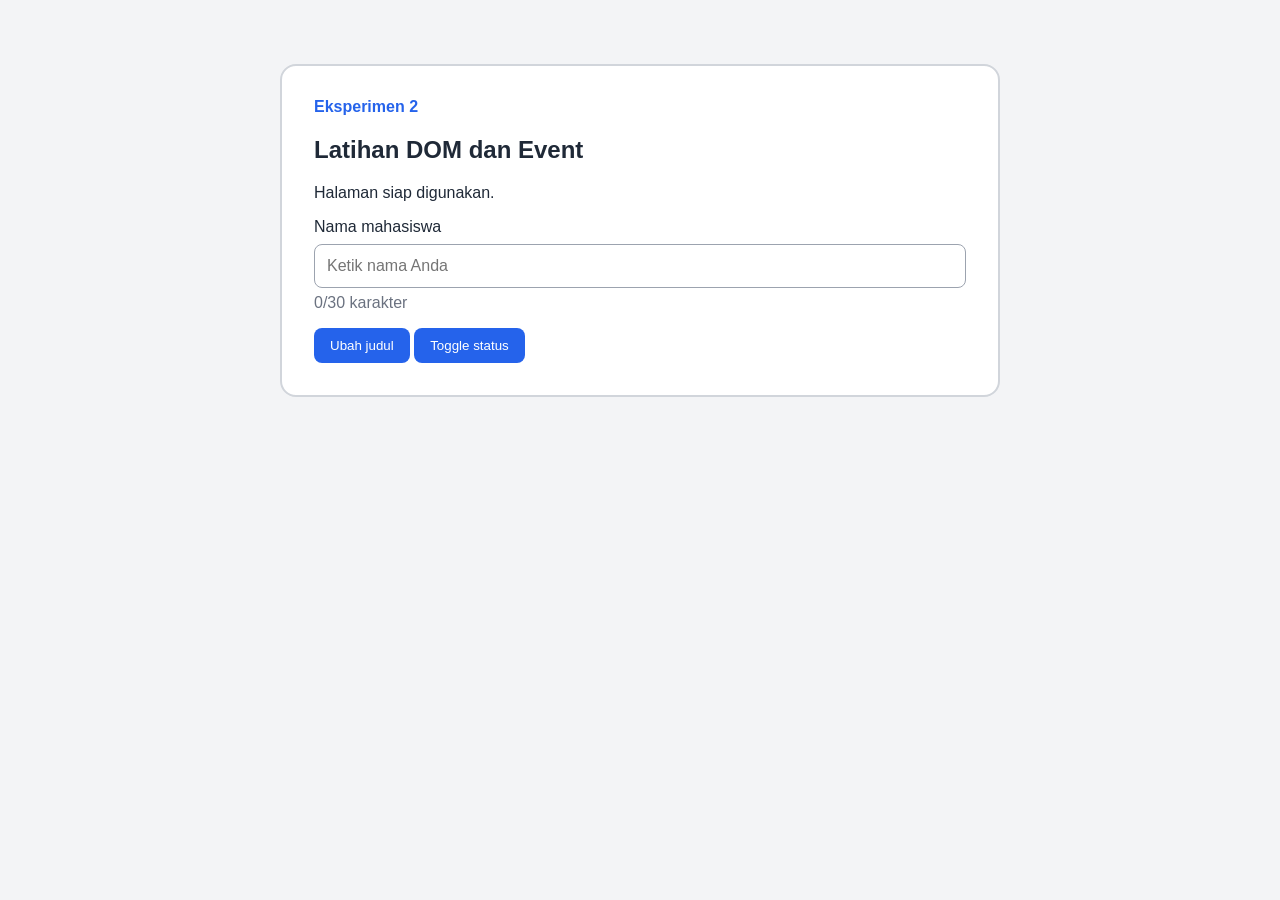
<file: eksperimen-2-dom-event/index.html>
<!doctype html>
<html lang="id">
<head>
 <meta charset="utf-8">
 <meta name="viewport"
 content="width=device-width, initial-scale=1">
 <title>Eksperimen DOM dan Event</title>
 <link rel="stylesheet" href="css/style.css">
</head>
<body>
 <main class="container">
 <section class="praktikum-card"
 aria-labelledby="judul-utama">
 <p class="label">Eksperimen 2</p>
 <h1 id="judul-utama">Latihan DOM dan Event</h1>
 <p id="status-pesan" aria-live="polite">
 Halaman siap digunakan.
 </p>
 <label for="nama">Nama mahasiswa</label>
 <input id="nama" name="nama" type="text"
 maxlength="30"
 placeholder="Ketik nama Anda">
 <p class="counter">
 <span id="jumlah-karakter">0</span>/30 karakter
 </p>
 <div class="actions">
 <button id="ubah-judul" type="button">
 Ubah judul
 </button>
 <button id="toggle-status" type="button"
 aria-pressed="false">
 Toggle status
 </button>
 </div>
 </section>
 </main>
 <script src="js/app.js" defer></script>
</body>
</html>
</file>
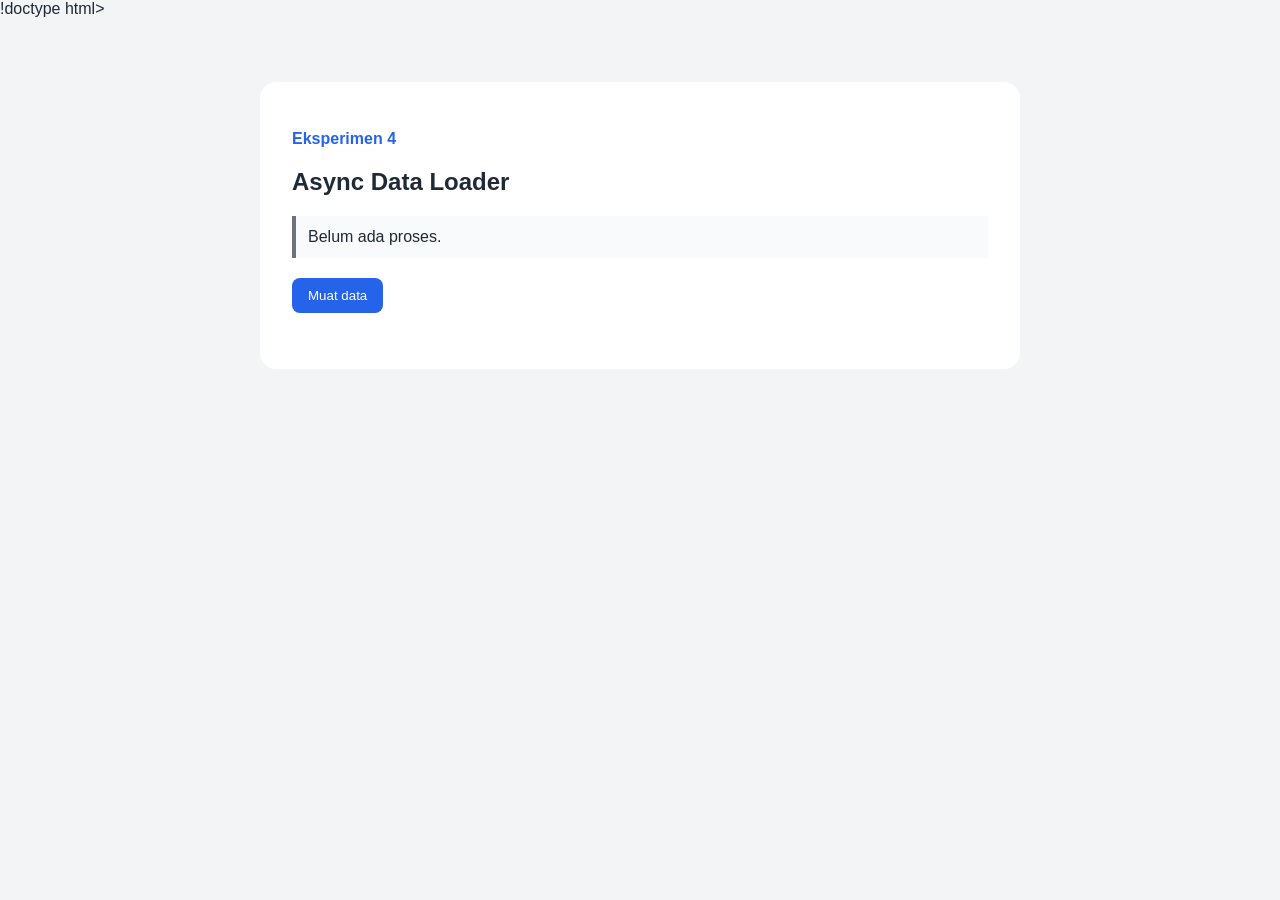
<file: eksperimen-3-async/index.html>
!doctype html> 
<html lang="id"> 
<head> 
  <meta charset="utf-8"> 
  <meta name="viewport" 
        content="width=device-width, initial-scale=1"> 
  <title>Eksperimen Asynchronous JavaScript</title> 
  <link rel="stylesheet" href="css/style.css"> 
</head> 
<body> 
  <main class="container"> 
    <section class="praktikum-card" 
             aria-labelledby="judul-utama"> 
      <p class="label">Eksperimen 4</p> 
      <h1 id="judul-utama">Async Data Loader</h1> 
      <p id="status" class="status" data-state="idle" 
         role="status" aria-live="polite"> 
        Belum ada proses. 
      </p> 
  
      <button id="muat-data" type="button"> 
        Muat data 
      </button> 
  
      <section id="daftar-fitur" class="grid" 
               aria-label="Daftar fitur"></section> 
    </section> 
  </main> 
  
  <script src="js/app.js" defer></script> 
</body> 
</html>
</file>
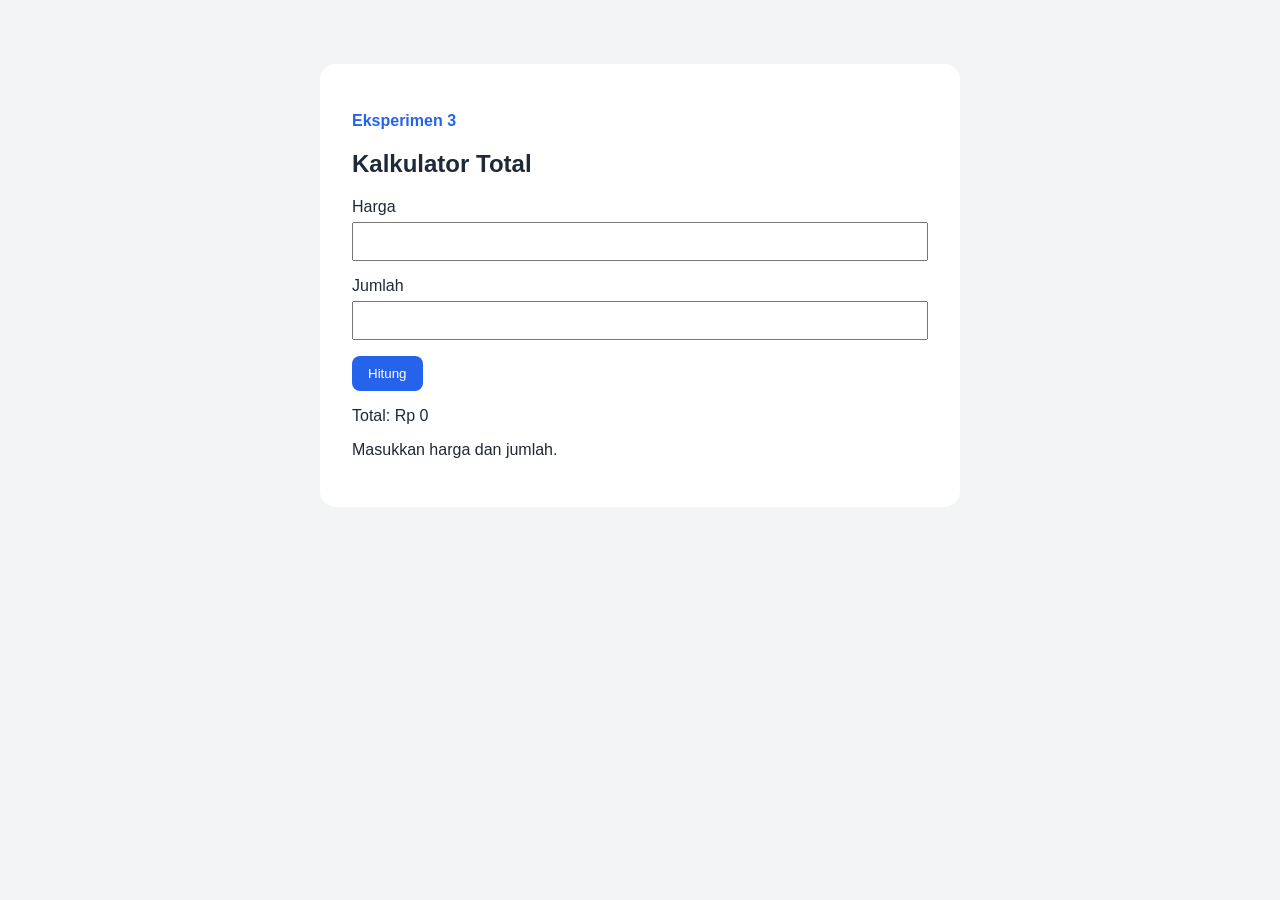
<file: eksperimen-4-debugging/index.html>
<!doctype html> 
<html lang="id"> 
<head> 
  <meta charset="utf-8"> 
  <meta name="viewport" 
        content="width=device-width, initial-scale=1"> 
  <title>Eksperimen Diagnosis Error</title> 
  <link rel="stylesheet" href="css/style.css"> 
</head> 
<body> 
  <main class="container"> 
    <section class="praktikum-card" 
             aria-labelledby="judul-utama"> 
      <p class="label">Eksperimen 3</p> 
      <h1 id="judul-utama">Kalkulator Total</h1> 
  
      <form id="form-hitung"> 
        <label for="harga">Harga</label> 
        <input id="harga" name="harga" type="number" 
               min="1" required> 
  
        <label for="jumlah">Jumlah</label> 
        <input id="jumlah" name="jumlah" type="number" 
               min="1" required> 
  
        <button id="hitung" type="submit">Hitung</button> 
      </form> 
  
      <p>Total: Rp <output id="hasil">0</output></p> 
      <p id="pesan" role="status" aria-live="polite"> 
        Masukkan harga dan jumlah. 
      </p> 
    </section> 
  </main> 
  
  <script src="js/app.js" defer></script> 
</body> 
</html>
</file>
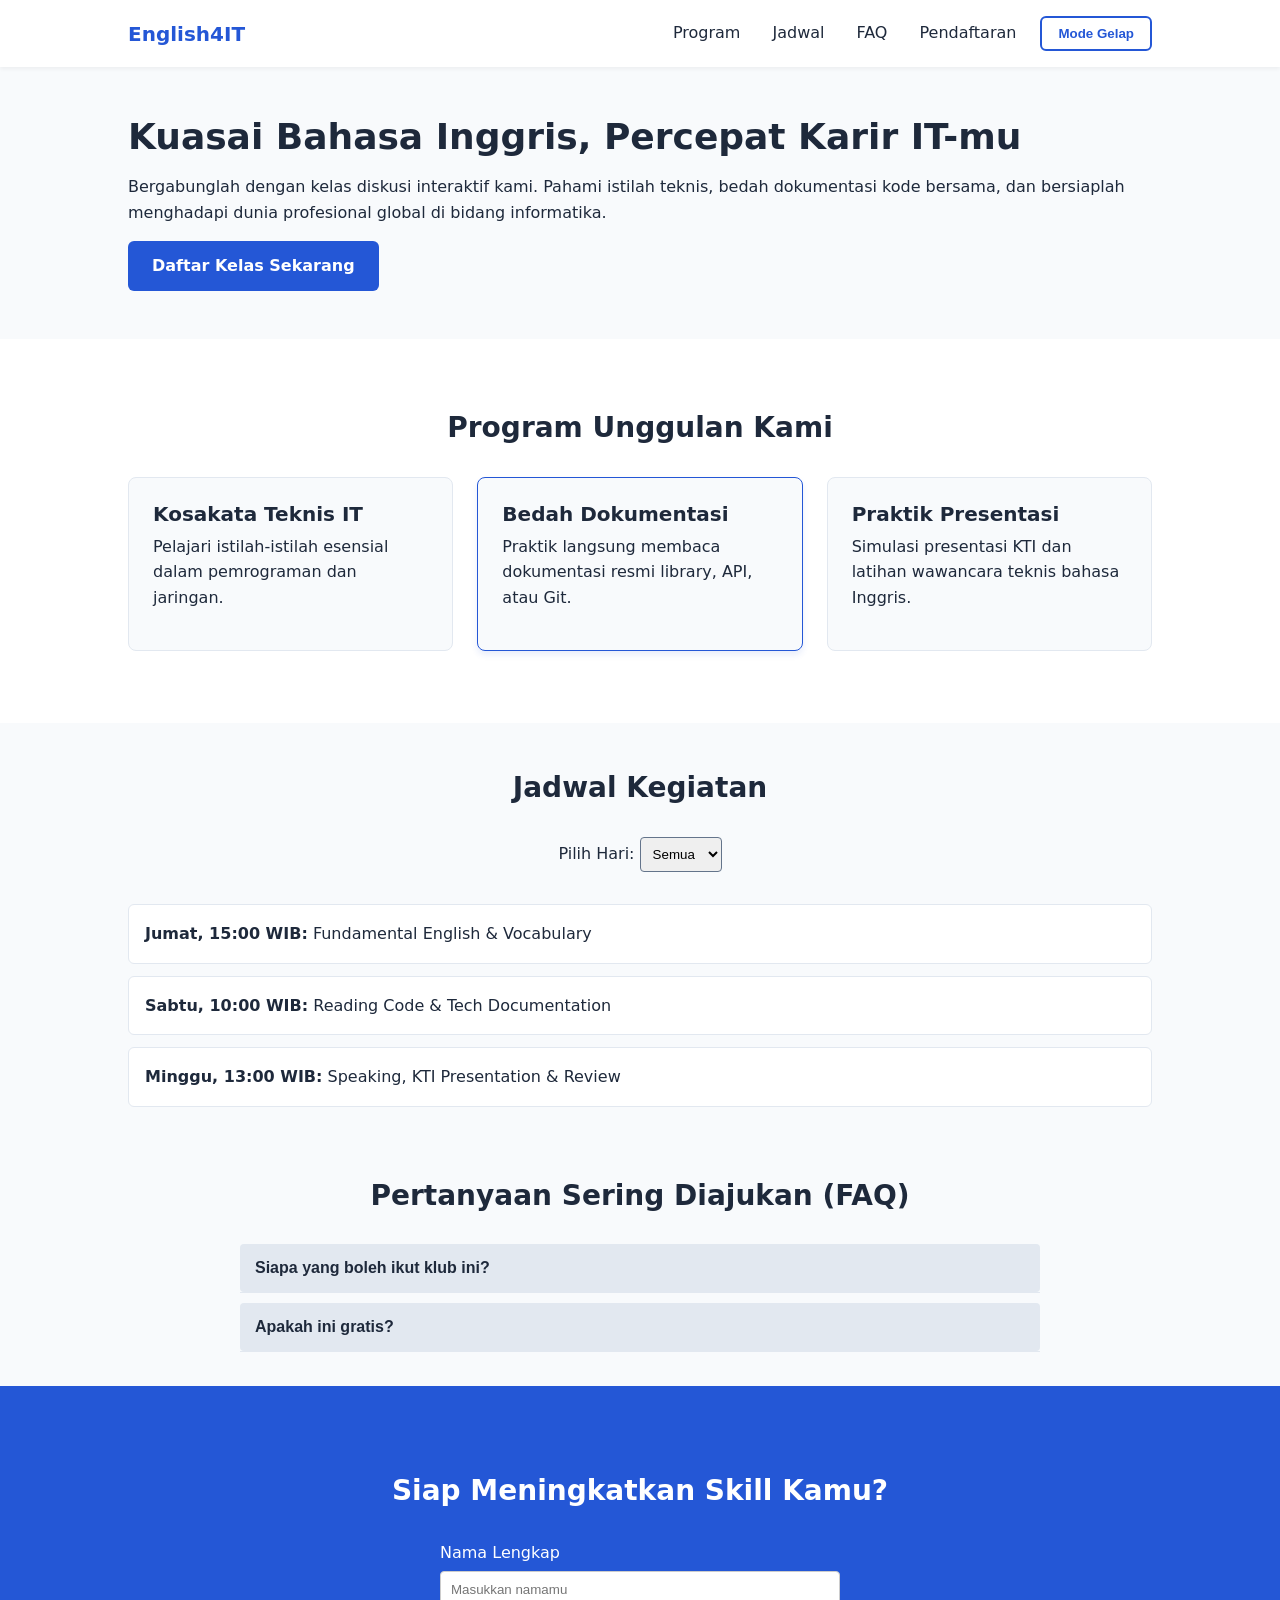
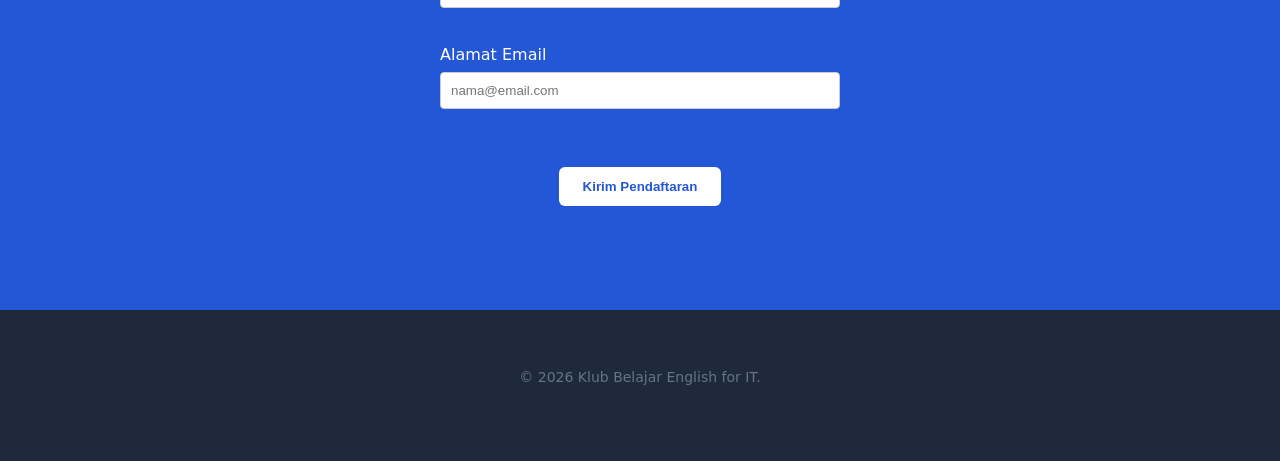
<file: MiniProject/index.html>
<!DOCTYPE html>
<html lang="id">
<head>
    <meta charset="UTF-8">
    <meta name="viewport" content="width=device-width, initial-scale=1.0">
    <title>Klub Belajar "English for IT"</title>
    <link rel="stylesheet" href="css/style.css">
    <script src="js/app.js" defer></script>
</head>
<body id="top">
    <!-- Header & Navigasi -->
    <header class="site-header">
        <div class="container nav-wrapper">
            <a href="#" class="brand">English4IT</a>
            <!-- Tombol Navigasi Mobile -->
            <button id="mobile-menu-btn" aria-expanded="false" aria-controls="main-nav">☰ Menu</button>
            <nav id="main-nav" aria-label="Navigasi Utama">
                <a href="#program" class="nav-link">Program</a>
                <a href="#jadwal" class="nav-link">Jadwal</a>
                <a href="#faq" class="nav-link">FAQ</a>
                <a href="#kontak" class="nav-link">Pendaftaran</a>
                <button id="toggle-tema" class="button-outline">Mode Gelap</button>
            </nav>
        </div>
    </header>

    <main>
        <section class="hero container">
            <div class="hero-content">
                <h1>Kuasai Bahasa Inggris, Percepat Karir IT-mu</h1>
                <p>Bergabunglah dengan kelas diskusi interaktif kami. Pahami istilah teknis, bedah dokumentasi kode bersama, dan bersiaplah menghadapi dunia profesional global di bidang informatika.</p>
                <a href="#kontak" class="button cta-button">Daftar Kelas Sekarang</a>
            </div>
        </section>

        <section id="program" class="program-section">
            <div class="container">
                <h2>Program Unggulan Kami</h2>
                <div class="card-list">
                    <article class="card">
                        <h3>Kosakata Teknis IT</h3>
                        <p>Pelajari istilah-istilah esensial dalam pemrograman dan jaringan.</p>
                    </article>
                    <article class="card featured-card">
                        <h3>Bedah Dokumentasi</h3>
                        <p>Praktik langsung membaca dokumentasi resmi library, API, atau Git.</p>
                    </article>
                    <article class="card">
                        <h3>Praktik Presentasi</h3>
                        <p>Simulasi presentasi KTI dan latihan wawancara teknis bahasa Inggris.</p>
                    </article>
                </div>
            </div>
        </section>

        <!-- Jadwal Section Dinamis & Filter -->
        <section id="jadwal" class="jadwal-section container">
            <h2>Jadwal Kegiatan</h2>
            <div class="filter-wrapper">
                <label for="filter-hari">Pilih Hari:</label>
                <select id="filter-hari">
                    <option value="Semua">Semua</option>
                    <option value="Jumat">Jumat</option>
                    <option value="Sabtu">Sabtu</option>
                    <option value="Minggu">Minggu</option>
                </select>
            </div>
            <p id="status-jadwal" role="status" aria-live="polite"></p>
            <ul id="schedule-container" class="schedule-list">
                <!-- Diisi oleh JS -->
            </ul>
        </section>

        <!-- FAQ Section Baru -->
        <section id="faq" class="container">
            <h2>Pertanyaan Sering Diajukan (FAQ)</h2>
            <div class="faq-accordion">
                <div class="faq-item">
                    <button class="faq-btn" aria-expanded="false">Siapa yang boleh ikut klub ini?</button>
                    <div class="faq-answer"><p>Semua mahasiswa aktif dari berbagai tingkat.</p></div>
                </div>
                <div class="faq-item">
                    <button class="faq-btn" aria-expanded="false">Apakah ini gratis?</button>
                    <div class="faq-answer"><p>Tentu saja! Program ini murni inisiatif kolaborasi antar mahasiswa IT.</p></div>
                </div>
            </div>
        </section>

        <!-- Form Pendaftaran Tervalidasi -->
        <section id="kontak" class="cta-bottom">
            <div class="container">
                <h2>Siap Meningkatkan Skill Kamu?</h2>
                <form id="form-daftar" novalidate>
                    <div class="form-group">
                        <label for="nama">Nama Lengkap</label>
                        <input type="text" id="nama" required placeholder="Masukkan namamu">
                        <small id="error-nama" class="error-msg"></small>
                    </div>
                    <div class="form-group">
                        <label for="email">Alamat Email</label>
                        <input type="email" id="email" required placeholder="nama@email.com">
                        <small id="error-email" class="error-msg"></small>
                    </div>
                    <button type="submit" class="button">Kirim Pendaftaran</button>
                    <p id="status-pendaftaran" class="success-msg" aria-live="polite"></p>
                </form>
            </div>
        </section>
    </main>

    <button id="btn-back-to-top" title="Kembali ke atas">⬆</button>

    <footer class="site-footer">
        <div class="container">
            <p>&copy; 2026 Klub Belajar English for IT.</p>
        </div>
    </footer>
</body>
</html>
</file>
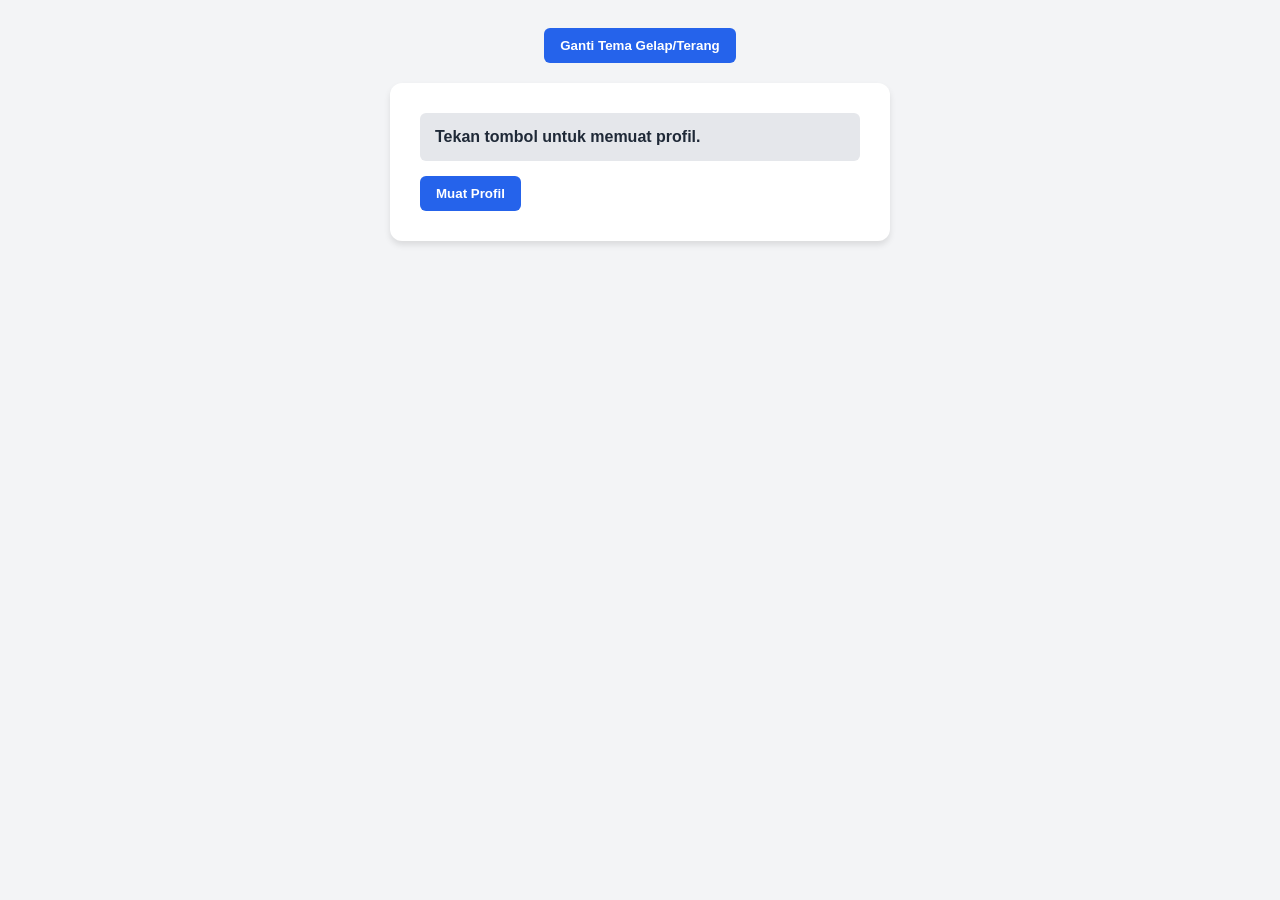
<file: Tugas Praktikum/homework-profileCard/index.html>
<!DOCTYPE html>
<html lang="id">
<head>
  <meta charset="UTF-8">
  <meta name="viewport" content="width=device-width, initial-scale=1.0">
  <title>Interactive Profile Card</title>
  <link rel="stylesheet" href="css/style.css">
  <script src="js/app.js" defer></script>
</head>
<body>
  
  <div class="actions-top">
    <button id="toggle-tema" type="button">Ganti Tema Gelap/Terang</button>
  </div>
  
  <main class="container">
    <section class="profile-card">
      <!-- Status UI (Loading, Error, dll) -->
      <div id="profile-status" data-state="idle" aria-live="polite">
        Tekan tombol untuk memuat profil.
      </div>
      
      <button id="btn-muat" type="button">Muat Profil</button>
      <button id="btn-coba-lagi" type="button" hidden>Coba Lagi</button>

      <!-- Konten Profil yang disembunyikan sampai sukses di-fetch -->
      <div id="profile-content" hidden>
        <header>
          <h1 id="nama-profil">Nama</h1>
          <p id="prodi-profil">Program Studi</p>
        </header>
        
        <button id="btn-detail" type="button" aria-expanded="false">Lihat Detail</button>
        <div id="detail-profil" hidden>
          <p id="deskripsi-profil">Deskripsi profil...</p>
        </div>

        <hr>

        <h2>Keterampilan</h2>
        <ul id="daftar-keterampilan" aria-live="polite"></ul>

        <form id="form-keterampilan" novalidate>
          <label for="input-keterampilan">Tambah Keterampilan</label>
          <input type="text" id="input-keterampilan" required placeholder="Masukkan nama keterampilan">
          <small id="error-keterampilan" class="error"></small>
          <button type="submit">Tambah Keterampilan</button>
        </form>
      </div>
    </section>
  </main>

</body>
</html>
</file>
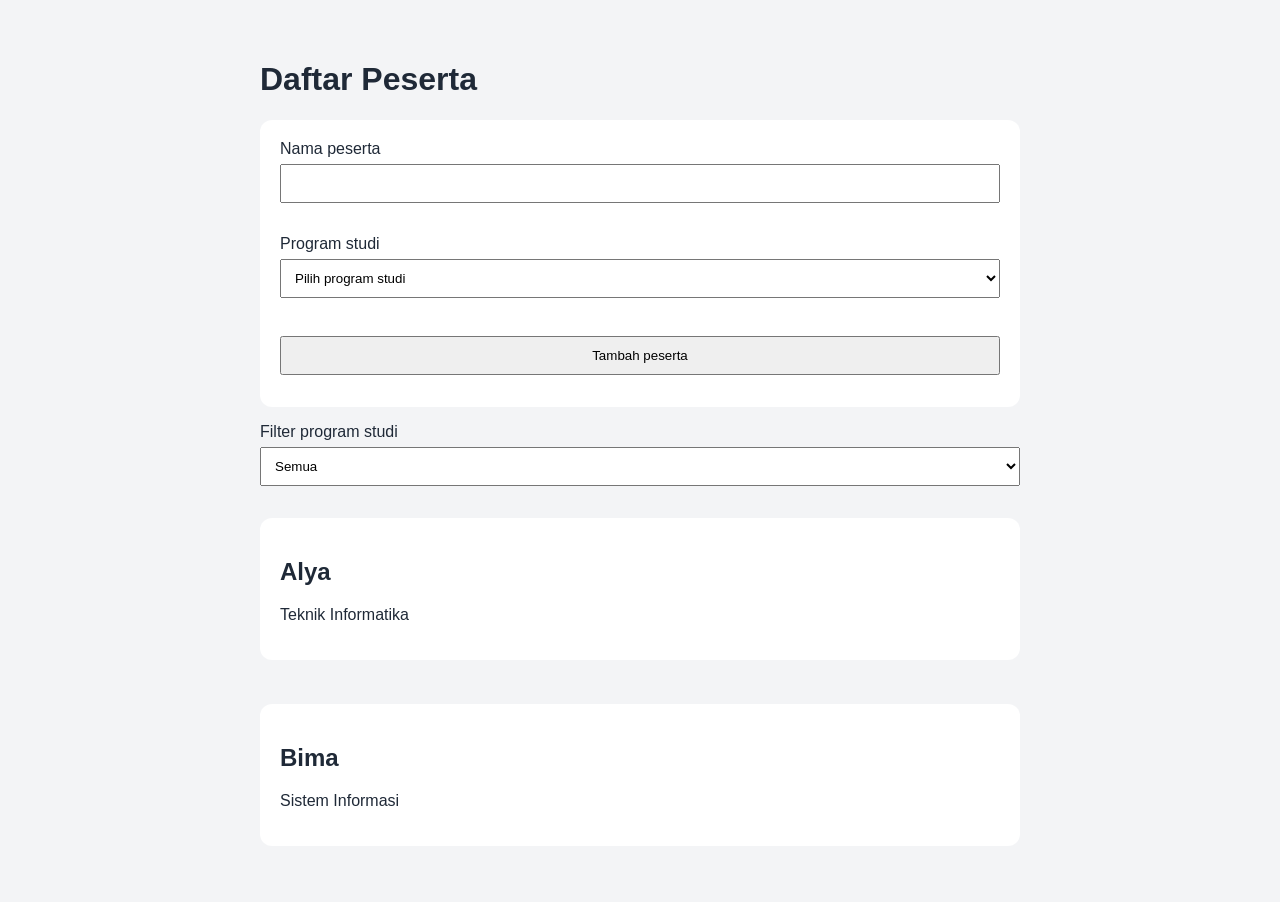
<file: Tugas Praktikum/task-2-domForm/index.html>
<!doctype html> 
<html lang="id"> 
<head> 
  <meta charset="utf-8"> 
  <meta name="viewport" content="width=device-width, initial-scale=1"> 
  <title>Task 2 DOM dan Form</title> 
  <link rel="stylesheet" href="css/style.css"> 
</head> 
<body> 
  <main class="container"> 
    <h1>Daftar Peserta</h1> 
  
    <form id="form-peserta" novalidate> 
      <label for="nama">Nama peserta</label> 
      <input id="nama" name="nama" autocomplete="name" 
             aria-describedby="error-nama" required> 
      <small id="error-nama" class="error"></small> 
  
      <label for="prodi">Program studi</label> 
      <select id="prodi" name="prodi" 
              aria-describedby="error-prodi" required> 
        <option value="">Pilih program studi</option> 
        <option>Teknik Informatika</option> 
        <option>Sistem Informasi</option> 
      </select> 
      <small id="error-prodi" class="error"></small> 
  
      <button type="submit">Tambah peserta</button> 
    </form> 
  
    <label for="filter-prodi">Filter program studi</label> 
    <select id="filter-prodi"> 
      <option value="semua">Semua</option> 
      <option>Teknik Informatika</option> 
      <option>Sistem Informasi</option> 
      <option>Manajemen Informatika</option> 
    </select> 
  
    <p id="status" role="status" aria-live="polite"></p> 
    <section id="daftar-peserta" class="grid" 
             aria-label="Daftar peserta"></section> 
  </main> 
  <script src="js/app.js" defer></script> 
</body> 
</html>
</file>
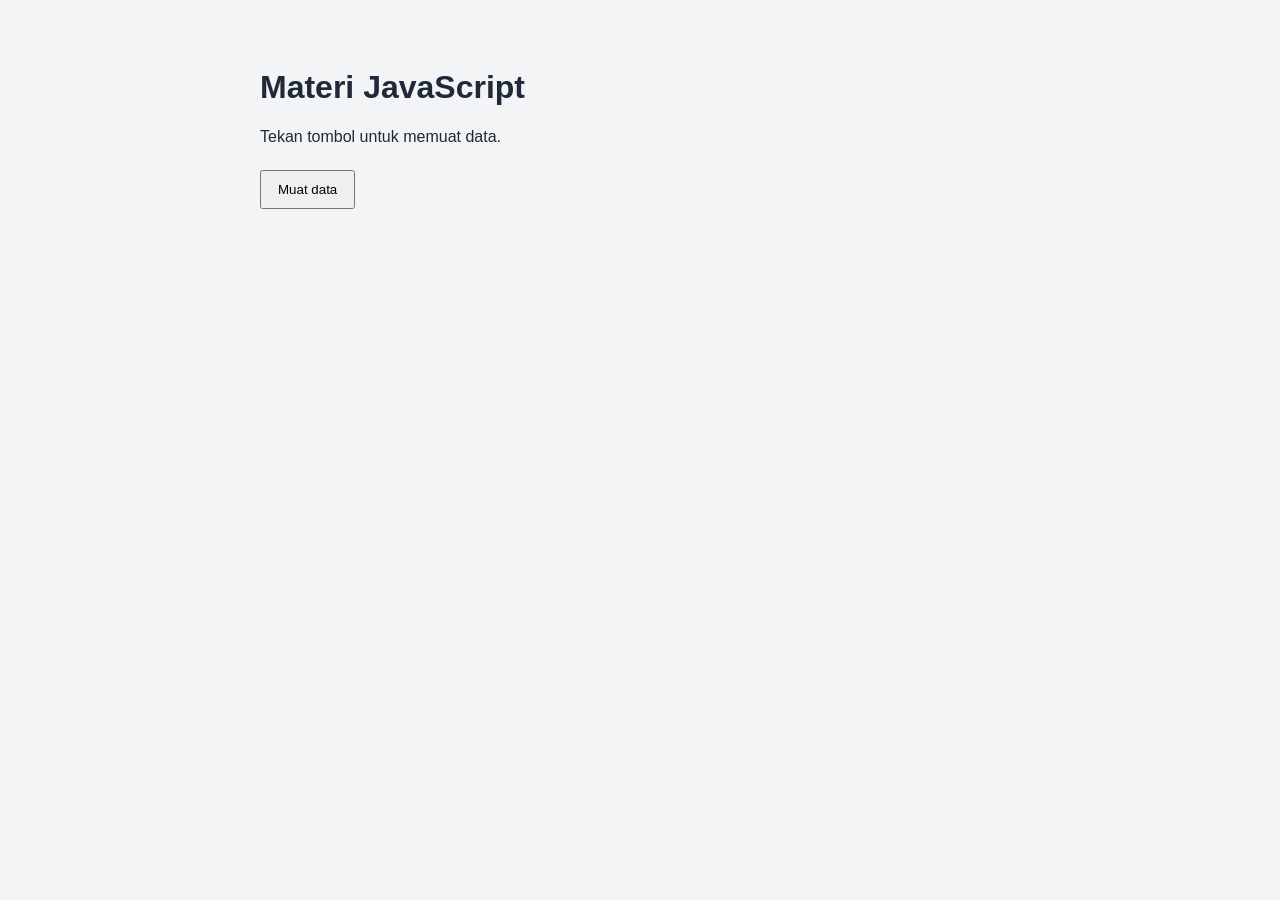
<file: Tugas Praktikum/task-3-async-loader/index.html>
<!doctype html> 
<html lang="id"> 
<head> 
  <meta charset="utf-8"> 
  <meta name="viewport" content="width=device-width, initial-scale=1"> 
  <title>Task 3 Async Data Loader</title> 
  <link rel="stylesheet" href="css/style.css"> 
</head> 
<body> 
  <main class="container"> 
    <h1>Materi JavaScript</h1> 
    <p id="status" role="status" aria-live="polite"> 
      Tekan tombol untuk memuat data. 
    </p> 
    <button id="muat" type="button">Muat data</button> 
    <button id="coba-lagi" type="button" hidden>Coba lagi</button> 
    <section id="daftar-materi" class="grid" 
             aria-label="Daftar materi"></section> 
  </main> 
  <script src="js/app.js" defer></script> 
</body> 
</html>
</file>
<file: eksperimen-2-dom-event/css/style.css>
* {
 box-sizing: border-box;
}
body {
 margin: 0;
 min-height: 100vh;
 font-family: Arial, sans-serif;
 color: #1f2937;
 background: #f3f4f6;
 transition: background 200ms, color 200ms;
}
.container {
 width: min(90%, 720px);
 margin-inline: auto;
 padding-block: 64px;
}
.praktikum-card {
 padding: 32px;
 border: 2px solid #d1d5db;
 border-radius: 16px;
 background: #ffffff;
}
.label {
 margin: 0 0 8px;
 font-weight: 700;
 color: #2563eb;
}
label,
input {
 display: block;
 width: 100%;
}
input {
 margin-top: 8px;
 padding: 12px;
 border: 1px solid #9ca3af;
 border-radius: 8px;
 font: inherit;
}
.counter {
 margin-top: 6px;
 color: #6b7280;
}

//BUTTON

.actions {
 display: flex;
 flex-wrap: wrap;
 gap: 12px;
 margin-top: 24px;
}
button {
 padding: 10px 16px;
 border: 0;
 border-radius: 8px;
 color: #ffffff;
 background: #2563eb;
 cursor: pointer;
}
button:focus-visible {
 outline: 3px solid #f59e0b;
 outline-offset: 3px;
}
body.is-active {
 color: #f9fafb;
 background: #111827;
}
body.is-active .praktikum-card {
 border-color: #60a5fa;
 background: #1f2937;
}
body.is-active .counter {
 color: #d1d5db;
}
File js/
</file>
<file: eksperimen-3-async/css/style.css>
*{ 
  box-sizing: border-box; 
} 
  
body { 
  margin: 0; 
  font-family: Arial, sans-serif; 
  color: #1f2937; 
  background: #f3f4f6; 
} 
  
.container { 
  width: min(90%, 760px); 
  margin-inline: auto; 
  padding-block: 64px; 
} 
  
.praktikum-card { 
  padding: 32px; 
  border-radius: 16px; 
  background: #ffffff; 
} 
  
.label { 
  font-weight: 700; 
  color: #2563eb; 
} 
  
button { 
  padding: 10px 16px; 
  border: 0; 
  border-radius: 8px; 
  color: #ffffff; 
  background: #2563eb; 
  cursor: pointer; 
} 
  
button:disabled { 
  cursor: wait; 
  opacity: 0.6; 
} 

.status { 
  margin-block: 20px; 
  padding: 12px; 
  border-left: 4px solid #6b7280; 
  background: #f9fafb; 
} 
  
.status[data-state="loading"] { 
  border-color: #d97706; 
} 
  
.status[data-state="success"] { 
  border-color: #16a34a; 
} 
  
.status[data-state="empty"], 
.status[data-state="error"] { 
  border-color: #dc2626; 
} 
  
.grid { 
  display: grid; 
  gap: 12px; 
  margin-top: 24px; 
} 
  
.feature-card { 
  padding: 16px; 
  border: 1px solid #d1d5db; 
  border-radius: 10px; 
} 
  
.feature-card h2, 
.feature-card p { 
  margin-block: 0 8px; 
}
</file>
<file: eksperimen-4-debugging/css/style.css>
* { 
  box-sizing: border-box; 
} 
  
body { 
  margin: 0; 
  font-family: Arial, sans-serif; 
  color: #1f2937; 
  background: #f3f4f6; 
} 
  
.container { 
  width: min(90%, 640px); 
  margin-inline: auto; 
  padding-block: 64px; 
} 
  
.praktikum-card { 
  padding: 32px; 
  border-radius: 16px; 
  background: #ffffff; 
} 
  
.label { 
  font-weight: 700; 
  color: #2563eb; 
} 
  
label, 
input { 
  display: block; 
  width: 100%; 
} 
  
input { 
  margin-block: 6px 16px; 
  padding: 10px; 
} 
  
button { 
  padding: 10px 16px; 
  border: 0; 
  border-radius: 8px; 
  color: #ffffff; 
  background: #2563eb; 
}
</file>
<file: MiniProject/css/style.css>
/* 1. Design Tokens (Variabel) */
:root {
    --color-primary: #2457d6;
    --color-primary-dark: #1a40a0;
    --color-bg: #f8fafc;
    --color-bg-alt: #e2e8f0;
    --color-text: #1e293b;
    --color-text-light: #64748b;
    --font-main: system-ui, -apple-system, sans-serif;
    --spacing-base: 1.5rem;
}

/* 2. Reset dan Box Sizing */
*, *::before, *::after {
    box-sizing: border-box;
    margin: 0;
    padding: 0;
}

/* 3. Base Styles */
body {
    font-family: var(--font-main);
    background-color: var(--color-bg);
    color: var(--color-text);
    line-height: 1.6;
    transition: background-color 0.3s, color 0.3s;
}

img {
    max-width: 100%;
    height: auto;
    display: block;
    border-radius: 8px;
}

h1, h2, h3 {
    line-height: 1.2;
    margin-bottom: 1rem;
    color: var(--color-text);
}

h1 { font-size: 2.25rem; }
h2 { font-size: 1.75rem; text-align: center; margin-bottom: 2rem; }
h3 { font-size: 1.25rem; margin-bottom: 0.5rem; }

p { margin-bottom: 1rem; }

/* 4. Reusable Classes */
.container {
    width: min(100% - 2rem, 1024px);
    margin-inline: auto;
    padding-block: var(--spacing-base);
}

.button {
    display: inline-block;
    background-color: var(--color-primary);
    color: white;
    padding: 0.75rem 1.5rem;
    text-decoration: none;
    font-weight: 600;
    border-radius: 6px;
    transition: background-color 0.3s ease;
    text-align: center;
    border: none;
    cursor: pointer;
}

.button:hover {
    background-color: var(--color-primary-dark);
}

/* 5. Header & Navigation */
.site-header {
    background-color: white;
    box-shadow: 0 2px 4px rgba(0,0,0,0.05);
    position: sticky;
    top: 0;
    z-index: 10;
    transition: background-color 0.3s;
}

.nav-wrapper {
    display: flex;
    flex-direction: column;
    align-items: center;
    gap: 1rem;
    padding-block: 1rem;
}

.brand {
    font-size: 1.25rem;
    font-weight: 700;
    color: var(--color-primary);
    text-decoration: none;
}

nav {
    display: flex;
    gap: 1rem;
    flex-wrap: wrap;
    justify-content: center;
}

.nav-link {
    color: var(--color-text);
    text-decoration: none;
    font-weight: 500;
    padding: 0.25rem 0.5rem;
}

.nav-link:hover {
    color: var(--color-primary);
    text-decoration: underline;
}

/* 6. Hero Section */
.hero {
    display: flex;
    flex-direction: column;
    align-items: center;
    gap: 2rem;
    text-align: center;
    padding-block: 3rem;
}

/* 7. Program Section (Cards) */
.program-section {
    background-color: white;
    padding-block: 3rem;
}

.card-list {
    display: flex;
    flex-direction: column;
    gap: var(--spacing-base);
}

.card {
    background-color: var(--color-bg);
    padding: var(--spacing-base);
    border-radius: 8px;
    border: 1px solid var(--color-bg-alt);
    transition: background-color 0.3s;
}

.featured-card {
    border-color: var(--color-primary);
    box-shadow: 0 4px 6px rgba(36, 87, 214, 0.1);
}

/* 8. Jadwal Section */
.jadwal-section {
    text-align: center;
    padding-block: 3rem;
}

.schedule-list {
    list-style: none;
    margin-top: 1.5rem;
    display: flex;
    flex-direction: column;
    gap: 0.75rem;
}

.schedule-list li {
    background-color: white;
    padding: 1rem;
    border-radius: 6px;
    border: 1px solid var(--color-bg-alt);
    text-align: left;
    transition: background-color 0.3s;
}

/* 9. Bottom CTA */
.cta-bottom {
    background-color: var(--color-primary);
    color: white;
    text-align: center;
    padding-block: 4rem;
}

.cta-bottom h2, .cta-bottom p {
    color: white;
}

.cta-bottom .button {
    background-color: white;
    color: var(--color-primary);
    margin-top: 1.5rem;
}

/* 10. Footer */
.site-footer {
    background-color: var(--color-text);
    color: var(--color-text-light);
    text-align: center;
    padding-block: 2rem;
    font-size: 0.875rem;
}

/* 11. Media Queries (Desktop/Tablet) */
@media (min-width: 768px) {
    .nav-wrapper {
        flex-direction: row;
        justify-content: space-between;
    }
    .hero {
        flex-direction: row;
        text-align: left;
    }
    .hero-content, .hero-image { flex: 1; }
    .card-list {
        flex-direction: row;
        flex-wrap: wrap;
    }
    .card { flex: 1; }
}

/* =========================================
   TAMBAHAN FITUR MINI PROJECT (MODUL 2)
========================================= */

/* Mode Gelap (Dark Theme) */
body.dark-theme {
    --color-bg: #121212;
    --color-bg-alt: #1e1e1e;
    --color-text: #e0e0e0;
    --color-text-light: #a0a0a0;
}
body.dark-theme .site-header, 
body.dark-theme .program-section,
body.dark-theme .card, 
body.dark-theme .schedule-list li,
body.dark-theme .faq-btn {
    background-color: #1e1e1e;
    border-color: #333;
}
body.dark-theme .site-header {
    box-shadow: 0 2px 4px rgba(255,255,255,0.05);
}

.button-outline {
    background: transparent;
    border: 2px solid var(--color-primary);
    color: var(--color-primary);
    padding: 0.5rem 1rem;
    border-radius: 6px;
    cursor: pointer;
    font-weight: bold;
}
body.dark-theme .button-outline {
    color: #e0e0e0;
    border-color: #e0e0e0;
}

/* Navigasi Mobile */
#mobile-menu-btn {
    display: none;
    background: var(--color-primary);
    color: white;
    border: none;
    padding: 8px 16px;
    border-radius: 4px;
    cursor: pointer;
}
@media (max-width: 767px) {
    #mobile-menu-btn { display: block; }
    #main-nav {
        display: none;
        flex-direction: column;
        width: 100%;
        background: var(--color-bg);
        padding: 1rem;
    }
    #main-nav.is-open { display: flex; }
}

/* Filter */
.filter-wrapper { margin-bottom: 2rem; }
.filter-wrapper select { padding: 8px; border-radius: 4px; border: 1px solid var(--color-text-light); }

/* FAQ */
.faq-accordion { max-width: 800px; margin: 0 auto; }
.faq-item { border-bottom: 1px solid var(--color-bg-alt); margin-bottom: 10px; }
.faq-btn {
    width: 100%; text-align: left; padding: 15px; border: none;
    background: var(--color-bg-alt); color: var(--color-text);
    font-weight: bold; font-size: 1rem; cursor: pointer; border-radius: 4px;
    transition: background-color 0.3s;
}
.faq-answer { display: none; padding: 15px; text-align: left;}
.faq-answer.is-active { display: block; }

/* Form Validasi */
.form-group { margin-bottom: 15px; text-align: left; max-width: 400px; margin-inline: auto; }
.form-group label { display: block; margin-bottom: 5px; color: white; }
.form-group input { width: 100%; padding: 10px; border-radius: 4px; border: 1px solid #ccc; }
.form-group input[aria-invalid="true"] { border: 2px solid #ff6b6b; }
.error-msg { color: #ff6b6b; font-size: 0.85rem; display: block; min-height: 1.2rem; }
.success-msg { color: #51cf66; margin-top: 15px; font-weight: bold; }

/* Back to Top */
#btn-back-to-top {
    position: fixed; bottom: 20px; right: 20px; display: none;
    background: var(--color-primary); color: white; border: none;
    padding: 15px; border-radius: 50%; font-size: 1.2rem; cursor: pointer;
    box-shadow: 0 4px 6px rgba(0,0,0,0.3);
}
</file>
<file: Tugas Praktikum/homework-profileCard/css/style.css>
* { box-sizing: border-box; }

body { 
  font-family: Arial, sans-serif; 
  background: #f3f4f6; 
  color: #1f2937; 
  padding: 20px; 
  transition: background-color 0.3s, color 0.3s;
}

/* Tema Gelap (Dark Theme) */
body.dark-theme { 
  background: #111827; 
  color: #f9fafb; 
}

.container { 
  max-width: 500px; 
  margin: 20px auto; 
}

.profile-card { 
  background: #ffffff; 
  padding: 30px; 
  border-radius: 12px; 
  box-shadow: 0 4px 6px rgba(0,0,0,0.1); 
  transition: background-color 0.3s;
}

body.dark-theme .profile-card { 
  background: #1f2937; 
  box-shadow: 0 4px 6px rgba(255,255,255,0.05);
}

.actions-top { text-align: center; }

button { 
  padding: 10px 16px; 
  cursor: pointer; 
  border: none; 
  border-radius: 6px; 
  background: #2563eb; 
  color: white; 
  font-weight: bold;
}

button:disabled { 
  background: #9ca3af; 
  cursor: wait; 
}

hr { margin: 20px 0; border: 0; border-top: 1px solid #ccc; }
h1 { margin-bottom: 5px; }
h2 { margin-top: 0; font-size: 1.2rem;}
p { margin-top: 0; line-height: 1.5; }

label { display: block; margin-top: 15px; font-weight: bold; }
input { 
  width: 100%; 
  padding: 10px; 
  margin-top: 8px; 
  border: 1px solid #9ca3af; 
  border-radius: 6px; 
}

/* Validasi UI */
[aria-invalid="true"] { border: 2px solid #dc2626; outline: none; }
.error { color: #dc2626; display: block; font-size: 13px; min-height: 20px; margin-top: 4px; }

ul { list-style: none; padding: 0; }
li { 
  display: flex; 
  justify-content: space-between; 
  align-items: center;
  padding: 12px; 
  background: #e5e7eb; 
  margin-bottom: 8px; 
  border-radius: 6px; 
}

body.dark-theme li { background: #374151; }
li button { background: #dc2626; padding: 6px 12px; font-size: 12px; }

/* Status UI */
#profile-status { padding: 15px; margin-bottom: 15px; border-radius: 6px; background: #e5e7eb; font-weight: bold;}
body.dark-theme #profile-status { background: #374151; }
#profile-status[data-state="loading"] { color: #d97706; }
#profile-status[data-state="error"] { color: #dc2626; }
#profile-status[data-state="empty"] { color: #6b7280; }
#profile-status[data-state="success"] { display: none; }
</file>
<file: Tugas Praktikum/task-2-domForm/css/style.css>
* { box-sizing: border-box; } 
body { 
  margin: 0; 
  font-family: Arial, sans-serif; 
  color: #1f2937; 
  background: #f3f4f6; 
} 
.container { 
  width: min(92%, 760px); 
  margin-inline: auto; 
  padding-block: 40px; 
} 
form, .kartu { 
  margin-block: 16px; 
  padding: 20px; 
  border-radius: 12px; 
  background: #ffffff; 
} 
label, input, select, button { display: block; } 
input, select, button { 
  width: 100%; 
  margin-block: 6px 12px; 
  padding: 10px; 
} 
button { cursor: pointer; } 
.grid { display: grid; gap: 12px; } 
.error { display: block; min-height: 20px; color: #b91c1c; } 
[aria-invalid="true"] { outline: 2px solid #b91c1c; }
</file>
<file: Tugas Praktikum/task-3-async-loader/css/style.css>
body { 
  margin: 0; 
  font-family: Arial, sans-serif; 
  color: #1f2937; 
  background: #f3f4f6; 
} 
.container { 
  width: min(92%, 760px); 
  margin-inline: auto; 
  padding-block: 48px; 
} 
button { margin: 8px 8px 16px 0; padding: 10px 16px; } 
.grid { display: grid; gap: 12px; } 
.kartu { 
  padding: 16px; 
  border-radius: 12px; 
  background: #ffffff; 
} 
#status[data-state="loading"] { color: #1d4ed8; } 
#status[data-state="error"] { color: #b91c1c; } 
#status[data-state="success"] { color: #166534; }
</file>
